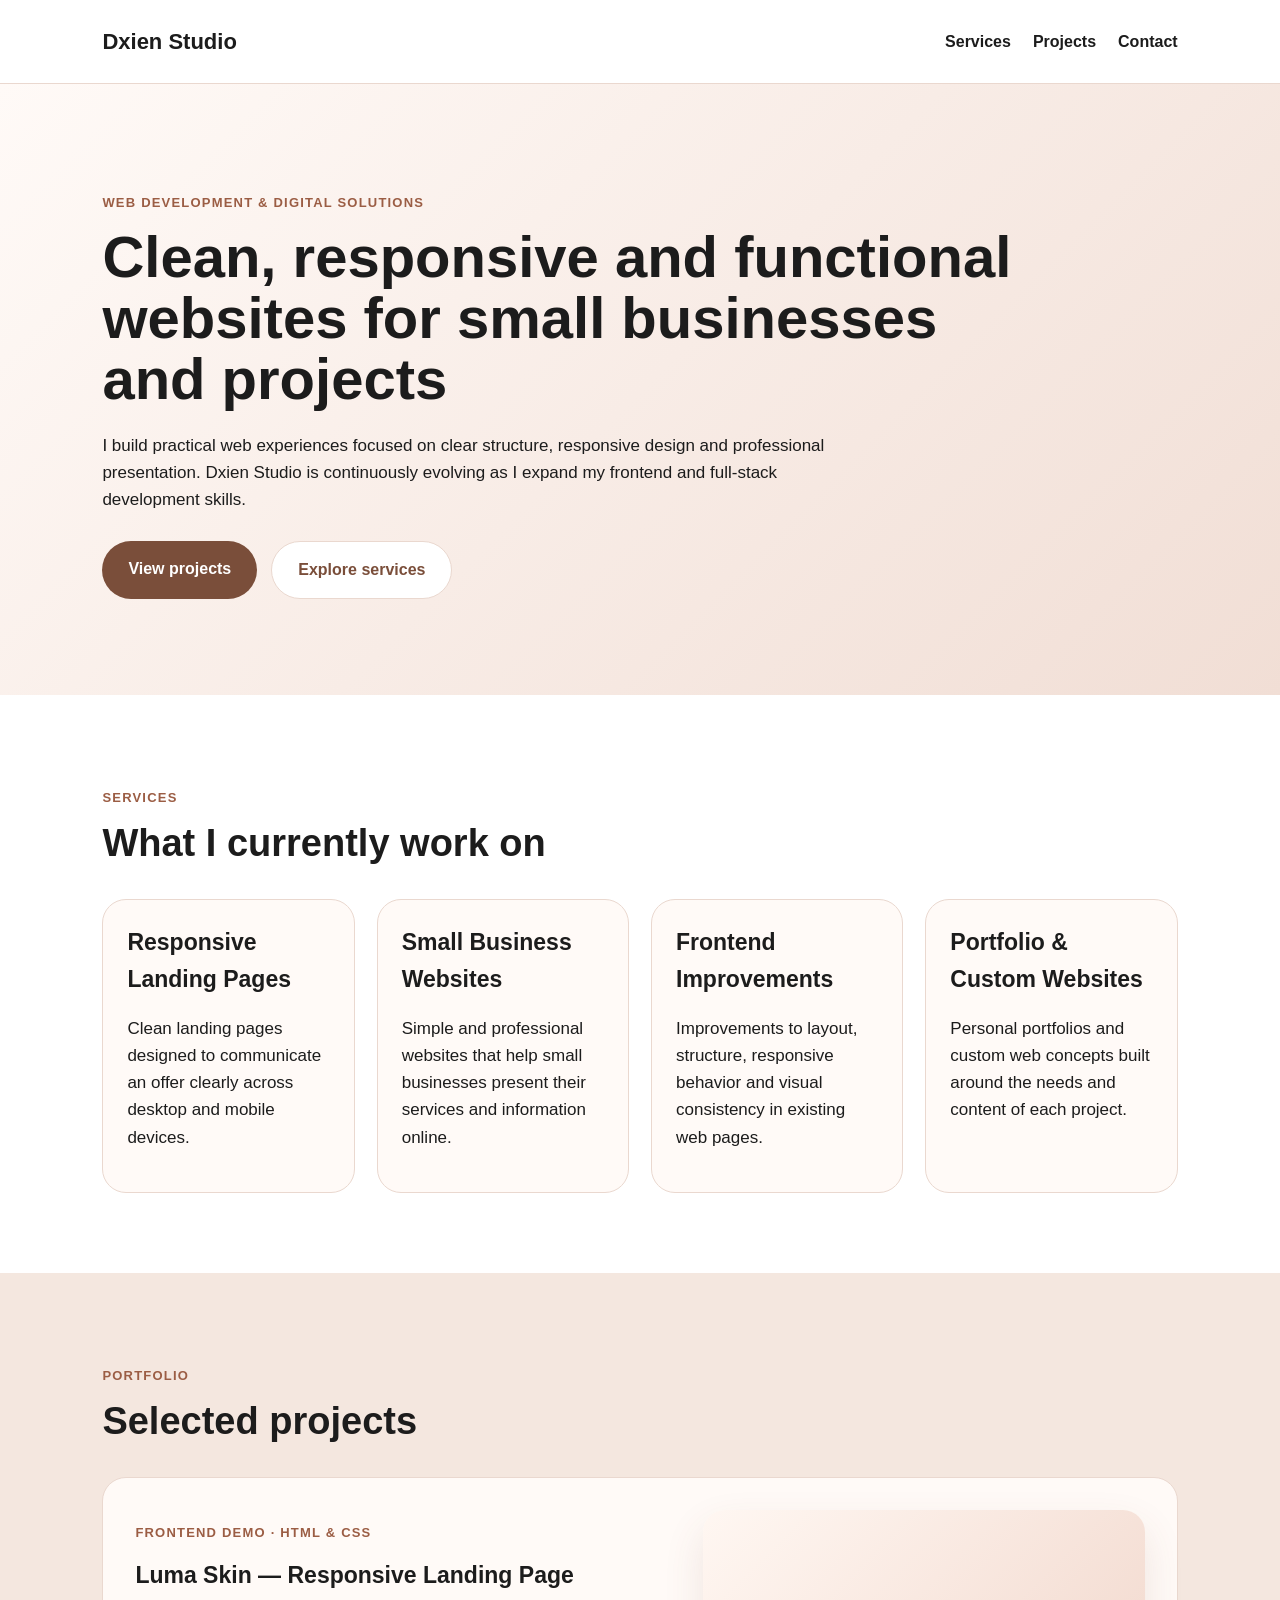
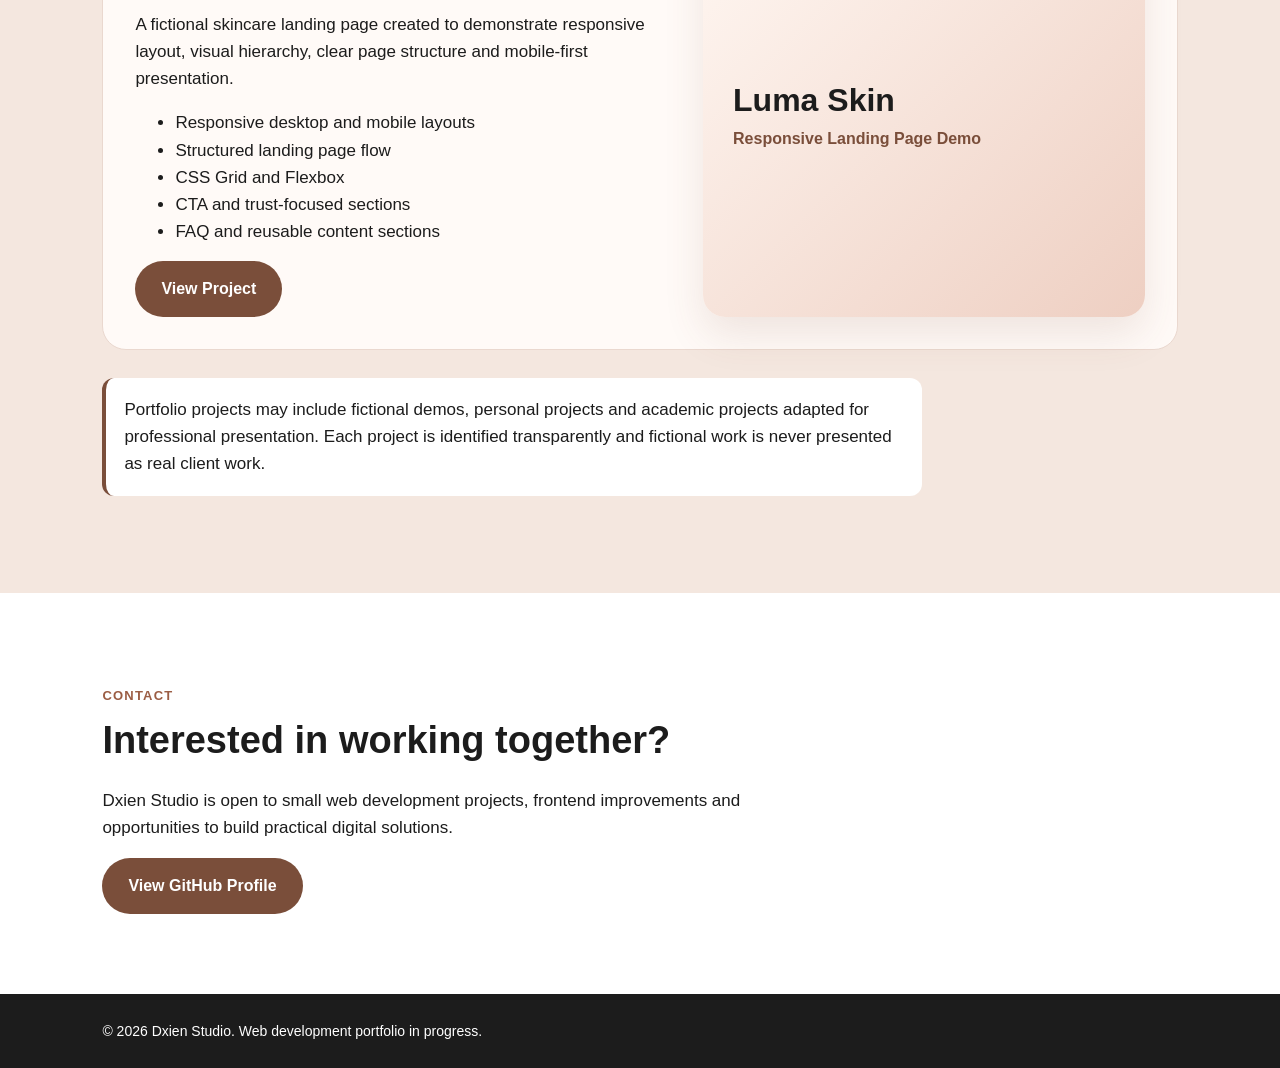
<file: index.html>
<!DOCTYPE html>
<html lang="en">
<head>
  <meta charset="UTF-8">
  <meta name="viewport" content="width=device-width, initial-scale=1.0">
  <title>Dxien Studio - Web Development Portfolio</title>
  <link rel="stylesheet" href="style.css">
</head>
<body>

  <header class="site-header">
    <p class="logo">Dxien Studio</p>

    <nav>
      <a href="#services">Services</a>
      <a href="#projects">Projects</a>
      <a href="#contact">Contact</a>
    </nav>
  </header>

  <main>

    <section class="hero">
      <p class="eyebrow">Web Development & Digital Solutions</p>

      <h1>Clean, responsive and functional websites for small businesses and projects</h1>

      <p class="hero-text">
        I build practical web experiences focused on clear structure,
        responsive design and professional presentation.
        Dxien Studio is continuously evolving as I expand my frontend
        and full-stack development skills.
      </p>

      <div class="hero-actions">
        <a href="#projects" class="primary-button">View projects</a>
        <a href="#services" class="secondary-button">Explore services</a>
      </div>
    </section>

    <section id="services" class="section">
      <p class="section-label">Services</p>
      <h2>What I currently work on</h2>

      <div class="cards-grid">
        <article>
          <h3>Responsive Landing Pages</h3>
          <p>
            Clean landing pages designed to communicate an offer clearly
            across desktop and mobile devices.
          </p>
        </article>

        <article>
          <h3>Small Business Websites</h3>
          <p>
            Simple and professional websites that help small businesses
            present their services and information online.
          </p>
        </article>

        <article>
          <h3>Frontend Improvements</h3>
          <p>
            Improvements to layout, structure, responsive behavior
            and visual consistency in existing web pages.
          </p>
        </article>

        <article>
          <h3>Portfolio & Custom Websites</h3>
          <p>
            Personal portfolios and custom web concepts built around
            the needs and content of each project.
          </p>
        </article>
      </div>
    </section>

    <section id="projects" class="section muted-section">
      <p class="section-label">Portfolio</p>
      <h2>Selected projects</h2>

      <div class="project-card">
        <div>
          <p class="project-tag">Frontend Demo · HTML & CSS</p>
          <h3>Luma Skin — Responsive Landing Page</h3>

          <p>
            A fictional skincare landing page created to demonstrate
            responsive layout, visual hierarchy, clear page structure
            and mobile-first presentation.
          </p>

          <ul>
            <li>Responsive desktop and mobile layouts</li>
            <li>Structured landing page flow</li>
            <li>CSS Grid and Flexbox</li>
            <li>CTA and trust-focused sections</li>
            <li>FAQ and reusable content sections</li>
          </ul>

          <a href="02-proyectos-demo/beauty-landing-demo/index.html" class="primary-button">
            View Project
          </a>
        </div>

        <div class="project-preview">
          <p>Luma Skin</p>
          <span>Responsive Landing Page Demo</span>
        </div>
      </div>

      <p class="portfolio-note">
        Portfolio projects may include fictional demos, personal projects
        and academic projects adapted for professional presentation.
        Each project is identified transparently and fictional work is
        never presented as real client work.
      </p>
    </section>

    <section id="contact" class="contact-section">
      <p class="section-label">Contact</p>
      <h2>Interested in working together?</h2>

      <p>
        Dxien Studio is open to small web development projects,
        frontend improvements and opportunities to build practical
        digital solutions.
      </p>

      <a href="https://github.com/dxieen" class="primary-button">
        View GitHub Profile
      </a>
    </section>

  </main>

  <footer>
    <p>© 2026 Dxien Studio. Web development portfolio in progress.</p>
  </footer>

</body>
</html>
</file>
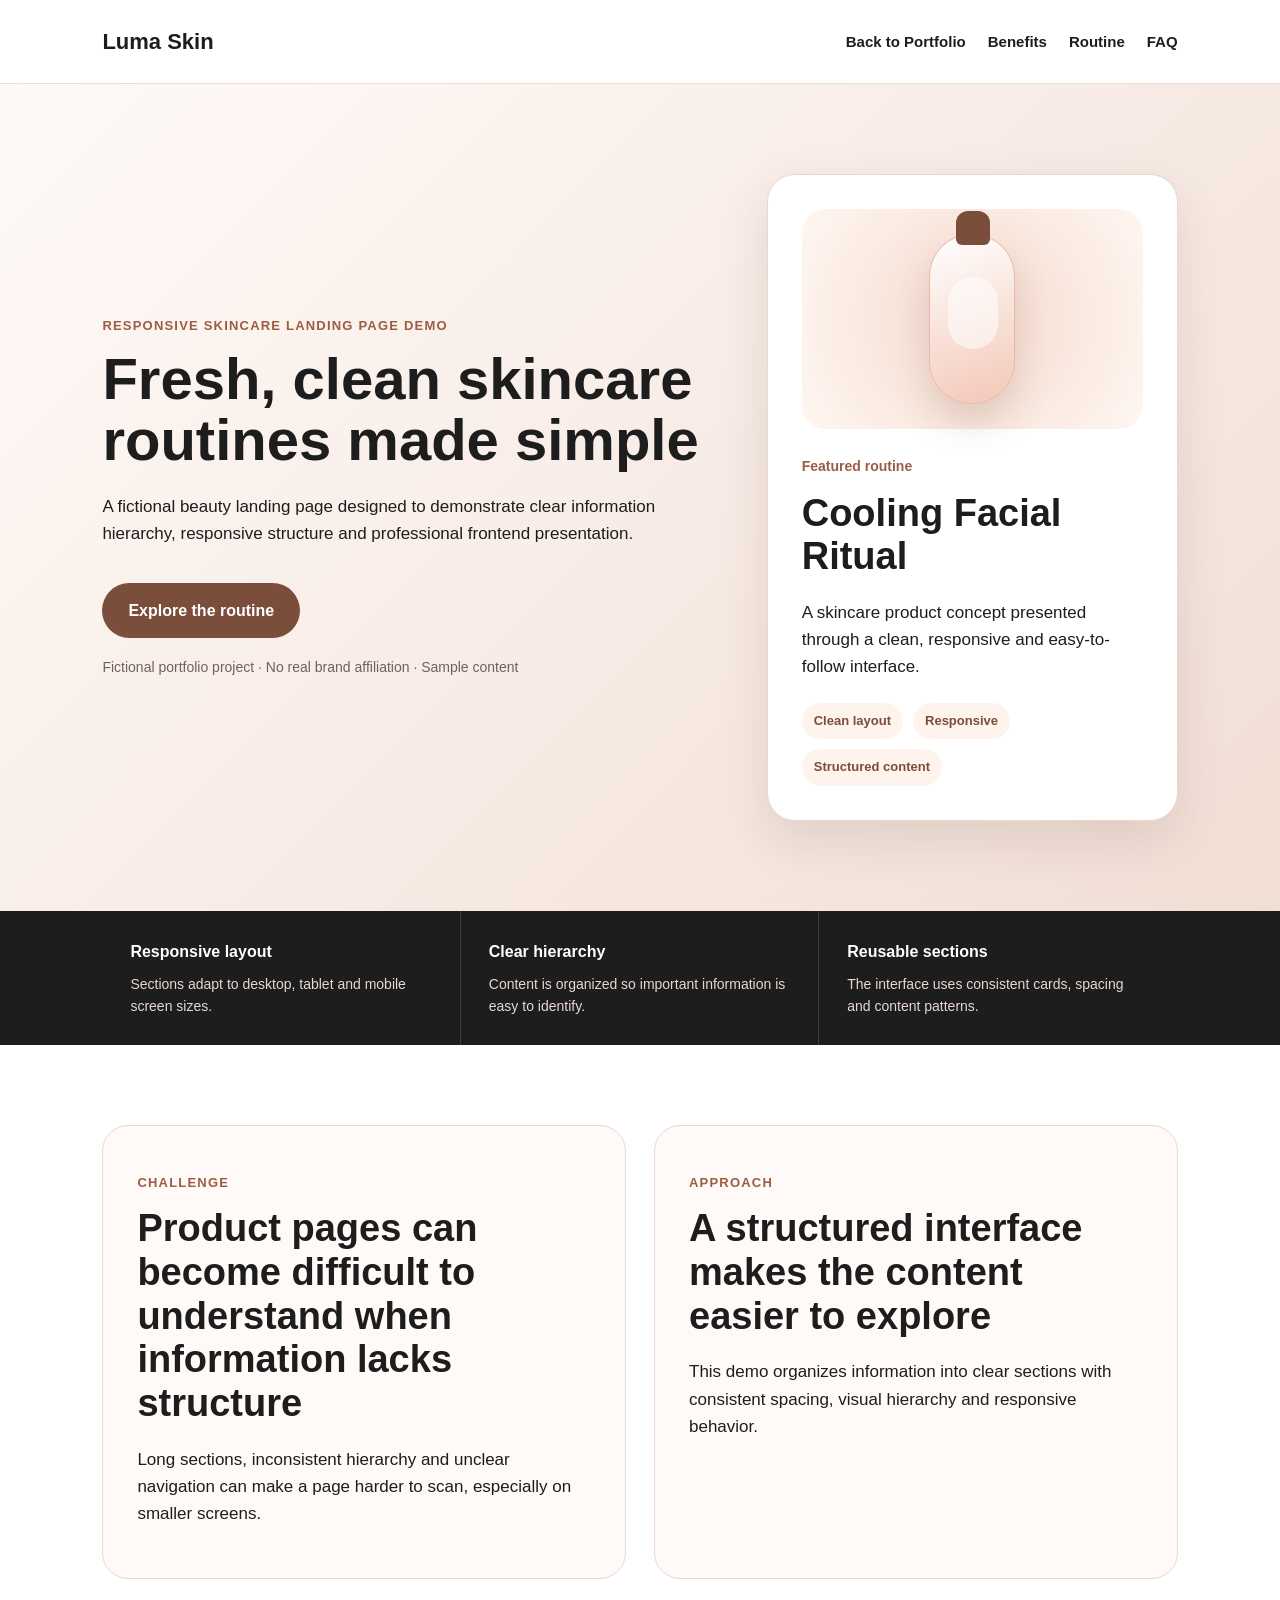
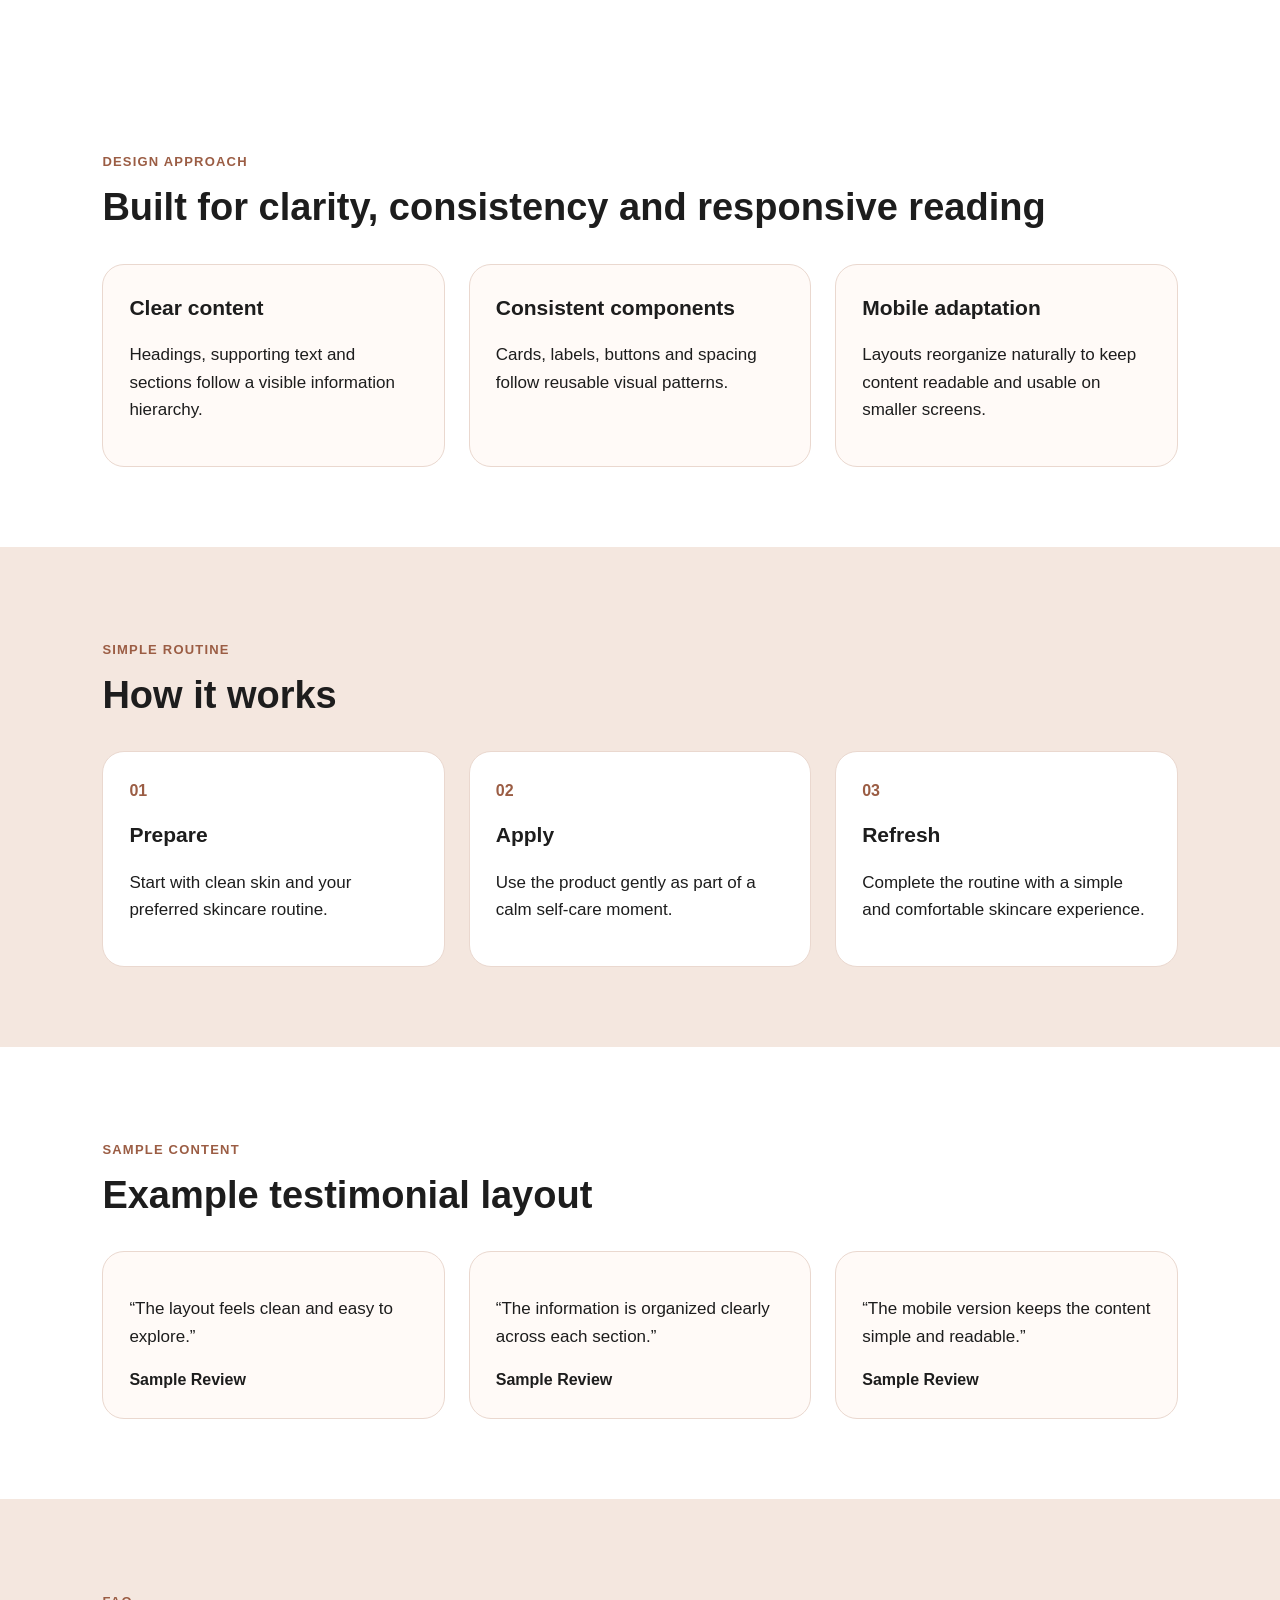
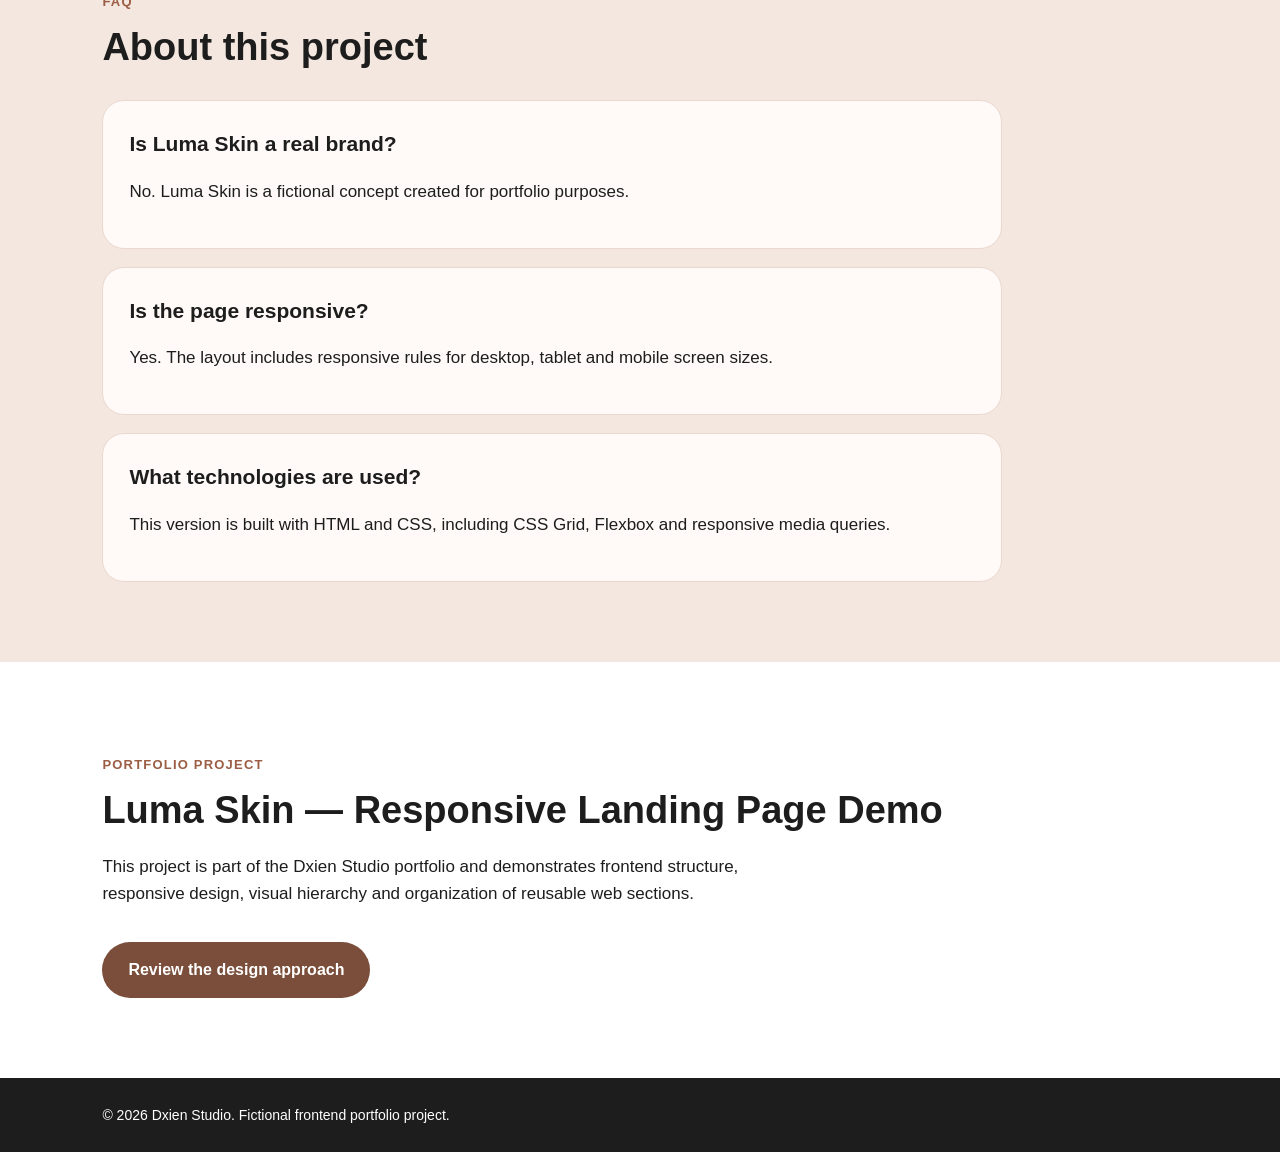
<file: 02-proyectos-demo/beauty-landing-demo/index.html>
<!DOCTYPE html>
<html lang="en">
<head>
  <meta charset="UTF-8">
  <meta name="viewport" content="width=device-width, initial-scale=1.0">
  <title>Luma Skin - Responsive Landing Page Demo</title>
  <link rel="stylesheet" href="style.css">
</head>
<body>

  <header class="site-header">
    <p class="logo">Luma Skin</p>

    <nav class="nav-links" aria-label="Main navigation">
      <a href="../../index.html">Back to Portfolio</a>
      <a href="#benefits">Benefits</a>
      <a href="#how-it-works">Routine</a>
      <a href="#faq">FAQ</a>
    </nav>
  </header>

  <main>

    <section class="hero">
      <div class="hero-content">
        <p class="eyebrow">Responsive skincare landing page demo</p>

        <h1>Fresh, clean skincare routines made simple</h1>

        <p class="hero-text">
          A fictional beauty landing page designed to demonstrate
          clear information hierarchy, responsive structure and
          professional frontend presentation.
        </p>

        <a href="#how-it-works" class="primary-button">
          Explore the routine
        </a>

        <p class="trust-line">
          Fictional portfolio project · No real brand affiliation · Sample content
        </p>
      </div>

      <div class="hero-card">
        <div class="product-mockup">
          <div class="product-bottle">
            <span></span>
          </div>
        </div>

        <p class="card-label">Featured routine</p>

        <h2>Cooling Facial Ritual</h2>

        <p>
          A skincare product concept presented through a clean,
          responsive and easy-to-follow interface.
        </p>

        <div class="mini-benefits">
          <span>Clean layout</span>
          <span>Responsive</span>
          <span>Structured content</span>
        </div>
      </div>
    </section>

    <section class="trust-badges">
      <article>
        <strong>Responsive layout</strong>
        <p>
          Sections adapt to desktop, tablet and mobile screen sizes.
        </p>
      </article>

      <article>
        <strong>Clear hierarchy</strong>
        <p>
          Content is organized so important information is easy to identify.
        </p>
      </article>

      <article>
        <strong>Reusable sections</strong>
        <p>
          The interface uses consistent cards, spacing and content patterns.
        </p>
      </article>
    </section>

    <section class="section problem-solution">
      <div>
        <p class="section-label">Challenge</p>

        <h2>Product pages can become difficult to understand when information lacks structure</h2>

        <p>
          Long sections, inconsistent hierarchy and unclear navigation
          can make a page harder to scan, especially on smaller screens.
        </p>
      </div>

      <div>
        <p class="section-label">Approach</p>

        <h2>A structured interface makes the content easier to explore</h2>

        <p>
          This demo organizes information into clear sections with
          consistent spacing, visual hierarchy and responsive behavior.
        </p>
      </div>
    </section>

    <section id="benefits" class="section">
      <p class="section-label">Design approach</p>

      <h2>Built for clarity, consistency and responsive reading</h2>

      <div class="grid-3">
        <article>
          <h3>Clear content</h3>

          <p>
            Headings, supporting text and sections follow a visible
            information hierarchy.
          </p>
        </article>

        <article>
          <h3>Consistent components</h3>

          <p>
            Cards, labels, buttons and spacing follow reusable visual patterns.
          </p>
        </article>

        <article>
          <h3>Mobile adaptation</h3>

          <p>
            Layouts reorganize naturally to keep content readable
            and usable on smaller screens.
          </p>
        </article>
      </div>
    </section>

    <section id="how-it-works" class="section muted-section">
      <p class="section-label">Simple routine</p>

      <h2>How it works</h2>

      <div class="steps">
        <article>
          <span>01</span>
          <h3>Prepare</h3>
          <p>
            Start with clean skin and your preferred skincare routine.
          </p>
        </article>

        <article>
          <span>02</span>
          <h3>Apply</h3>
          <p>
            Use the product gently as part of a calm self-care moment.
          </p>
        </article>

        <article>
          <span>03</span>
          <h3>Refresh</h3>
          <p>
            Complete the routine with a simple and comfortable skincare experience.
          </p>
        </article>
      </div>
    </section>

    <section class="section">
      <p class="section-label">Sample content</p>

      <h2>Example testimonial layout</h2>

      <div class="grid-3">
        <article>
          <p>
            “The layout feels clean and easy to explore.”
          </p>
          <strong>Sample Review</strong>
        </article>

        <article>
          <p>
            “The information is organized clearly across each section.”
          </p>
          <strong>Sample Review</strong>
        </article>

        <article>
          <p>
            “The mobile version keeps the content simple and readable.”
          </p>
          <strong>Sample Review</strong>
        </article>
      </div>
    </section>

    <section id="faq" class="section muted-section">
      <p class="section-label">FAQ</p>

      <h2>About this project</h2>

      <div class="faq-list">
        <article>
          <h3>Is Luma Skin a real brand?</h3>

          <p>
            No. Luma Skin is a fictional concept created for portfolio purposes.
          </p>
        </article>

        <article>
          <h3>Is the page responsive?</h3>

          <p>
            Yes. The layout includes responsive rules for desktop,
            tablet and mobile screen sizes.
          </p>
        </article>

        <article>
          <h3>What technologies are used?</h3>

          <p>
            This version is built with HTML and CSS, including
            CSS Grid, Flexbox and responsive media queries.
          </p>
        </article>
      </div>
    </section>

    <section id="project-summary" class="contact-section">
      <p class="section-label">Portfolio project</p>

      <h2>Luma Skin — Responsive Landing Page Demo</h2>

      <p>
        This project is part of the Dxien Studio portfolio and demonstrates
        frontend structure, responsive design, visual hierarchy and
        organization of reusable web sections.
      </p>

      <a href="#benefits" class="primary-button">
        Review the design approach
      </a>
    </section>

  </main>

  <footer>
    <p>© 2026 Dxien Studio. Fictional frontend portfolio project.</p>
  </footer>

</body>
</html>
</file>
<file: style.css>
* {
  box-sizing: border-box;
}

body {
  margin: 0;
  font-family: Arial, Helvetica, sans-serif;
  color: #1c1c1c;
  background-color: #fffaf7;
  line-height: 1.6;
}

.site-header {
  display: flex;
  justify-content: space-between;
  align-items: center;
  padding: 24px 8%;
  background-color: #ffffff;
  border-bottom: 1px solid #ead8cf;
}

.logo {
  margin: 0;
  font-size: 22px;
  font-weight: 900;
}

nav {
  display: flex;
  gap: 22px;
}

nav a {
  color: #1c1c1c;
  text-decoration: none;
  font-weight: 700;
}

.hero {
  padding: 96px 8%;
  background: linear-gradient(135deg, #fffaf7, #f1ded5);
}

.eyebrow,
.section-label,
.project-tag {
  color: #9b5d44;
  font-weight: 900;
  text-transform: uppercase;
  letter-spacing: 1.2px;
  font-size: 13px;
}

h1 {
  max-width: 920px;
  margin: 12px 0 22px;
  font-size: 58px;
  line-height: 1.05;
}

h2 {
  margin: 0 0 24px;
  font-size: 38px;
  line-height: 1.15;
}

h3 {
  margin: 0 0 12px;
  font-size: 23px;
}

p,
li {
  font-size: 17px;
}

.hero-text {
  max-width: 760px;
}

.hero-actions {
  display: flex;
  flex-wrap: wrap;
  gap: 14px;
  margin-top: 28px;
}

.primary-button,
.secondary-button {
  display: inline-block;
  padding: 15px 26px;
  border-radius: 999px;
  text-decoration: none;
  font-weight: 900;
}

.primary-button {
  color: #ffffff;
  background-color: #7a4e3a;
}

.secondary-button {
  color: #7a4e3a;
  background-color: #ffffff;
  border: 1px solid #ead8cf;
}

.disclaimer {
  margin-top: 22px;
  color: #6f625c;
  font-size: 14px;
}

.section,
.contact-section {
  padding: 80px 8%;
  background-color: #ffffff;
}

.muted-section {
  background-color: #f4e7df;
}

.cards-grid {
  display: grid;
  grid-template-columns: repeat(4, 1fr);
  gap: 22px;
  margin-top: 34px;
}

article,
.project-card {
  background-color: #fffaf7;
  border: 1px solid #ead8cf;
  border-radius: 24px;
}

article {
  padding: 24px;
}

.project-card {
  display: grid;
  grid-template-columns: 1.1fr 0.9fr;
  gap: 28px;
  padding: 32px;
  margin-top: 34px;
}

.project-preview {
  display: flex;
  flex-direction: column;
  justify-content: center;
  min-height: 280px;
  padding: 30px;
  background: linear-gradient(135deg, #fff7f2, #eecfc2);
  border-radius: 22px;
  box-shadow: 0 18px 40px rgba(122, 78, 58, 0.12);
}

.project-preview p {
  margin: 0;
  font-size: 32px;
  font-weight: 900;
}

.project-preview span {
  color: #7a4e3a;
  font-weight: 800;
}

.portfolio-note {
  max-width: 820px;
  margin-top: 28px;
  padding: 18px;
  background-color: #ffffff;
  border-left: 4px solid #7a4e3a;
  border-radius: 12px;
}

.contact-section p {
  max-width: 720px;
}

footer {
  padding: 26px 8%;
  background-color: #1c1c1c;
  color: #ffffff;
}

footer p {
  margin: 0;
  font-size: 14px;
}

@media (max-width: 1000px) {
  .cards-grid {
    grid-template-columns: repeat(2, 1fr);
  }

  .project-card {
    grid-template-columns: 1fr;
  }

  h1 {
    font-size: 46px;
  }
}

@media (max-width: 600px) {
  .site-header {
    flex-direction: column;
    align-items: flex-start;
    gap: 16px;
    padding: 20px 6%;
  }

  nav {
    flex-wrap: wrap;
    gap: 14px;
  }

  nav a {
    font-size: 14px;
  }

  .hero,
  .section,
  .contact-section {
    padding: 56px 6%;
  }

  h1 {
    font-size: 35px;
  }

  h2 {
    font-size: 29px;
  }

  p,
  li {
    font-size: 16px;
  }

  .cards-grid {
    grid-template-columns: 1fr;
  }

  .primary-button,
  .secondary-button {
    width: 100%;
    text-align: center;
  }

  .project-card {
    padding: 24px;
  }

  .project-preview {
    min-height: 220px;
  }
}
</file>
<file: 02-proyectos-demo/beauty-landing-demo/style.css>
* {
  box-sizing: border-box;
}

body {
  margin: 0;
  font-family: Arial, Helvetica, sans-serif;
  color: #1d1d1d;
  background-color: #fffaf7;
  line-height: 1.6;
}

.site-header {
  display: flex;
  justify-content: space-between;
  align-items: center;
  padding: 24px 8%;
  background-color: #ffffff;
  border-bottom: 1px solid #f0dfd6;
}

.logo {
  margin: 0;
  font-size: 22px;
  font-weight: 800;
}

.nav-links {
  display: flex;
  gap: 22px;
}

.nav-links a {
  color: #1d1d1d;
  text-decoration: none;
  font-weight: 600;
  font-size: 15px;
}

.hero {
  display: grid;
  grid-template-columns: 1.2fr 0.8fr;
  gap: 48px;
  align-items: center;
  padding: 90px 8%;
  background: linear-gradient(135deg, #fffaf7, #f1ded5);
}

.eyebrow,
.section-label {
  color: #9b5d44;
  font-weight: 800;
  text-transform: uppercase;
  letter-spacing: 1.2px;
  font-size: 13px;
}

h1 {
  max-width: 760px;
  margin: 12px 0 22px;
  font-size: 58px;
  line-height: 1.05;
}

h2 {
  margin: 0 0 20px;
  font-size: 38px;
  line-height: 1.15;
}

h3 {
  margin: 0 0 10px;
  font-size: 21px;
}

p {
  font-size: 17px;
}

.hero-text {
  max-width: 650px;
}

.primary-button {
  display: inline-block;
  margin-top: 18px;
  padding: 15px 26px;
  color: #ffffff;
  background-color: #7a4e3a;
  text-decoration: none;
  border-radius: 999px;
  font-weight: 800;
}

.primary-button:hover {
  background-color: #1d1d1d;
}

.trust-line {
  margin-top: 18px;
  font-size: 14px;
  color: #6f625c;
}

.hero-card {
  padding: 34px;
  background-color: #ffffff;
  border: 1px solid #ead8cf;
  border-radius: 28px;
  box-shadow: 0 18px 50px rgba(76, 45, 32, 0.12);
}

.product-mockup {
  display: flex;
  justify-content: center;
  align-items: center;
  min-height: 220px;
  margin-bottom: 26px;
  background: radial-gradient(circle, #f4d9cd, #fff7f2);
  border-radius: 24px;
}

.product-bottle {
  position: relative;
  width: 86px;
  height: 170px;
  background: linear-gradient(160deg, #ffffff, #f3c7b7);
  border: 1px solid #e8b8a8;
  border-radius: 42px;
  box-shadow: 0 20px 35px rgba(122, 78, 58, 0.18);
}

.product-bottle::before {
  content: "";
  position: absolute;
  top: -24px;
  left: 26px;
  width: 34px;
  height: 34px;
  background-color: #7a4e3a;
  border-radius: 12px 12px 6px 6px;
}

.product-bottle span {
  position: absolute;
  top: 42px;
  left: 18px;
  width: 50px;
  height: 72px;
  background-color: rgba(255, 255, 255, 0.55);
  border-radius: 28px;
}

.mini-benefits {
  display: flex;
  flex-wrap: wrap;
  gap: 10px;
  margin-top: 22px;
}

.mini-benefits span {
  padding: 8px 12px;
  background-color: #fff3ed;
  color: #7a4e3a;
  border-radius: 999px;
  font-size: 13px;
  font-weight: 800;
}

.card-label {
  color: #9b5d44;
  font-size: 14px;
  font-weight: 800;
}

.section {
  padding: 80px 8%;
  background-color: #ffffff;
}

.trust-badges {
  display: grid;
  grid-template-columns: repeat(3, 1fr);
  gap: 0;
  padding: 0 8%;
  background-color: #1d1d1d;
  color: #ffffff;
}

.trust-badges article {
  padding: 28px;
  background-color: transparent;
  border: none;
  border-right: 1px solid rgba(255, 255, 255, 0.14);
  border-radius: 0;
}

.trust-badges article:last-child {
  border-right: none;
}

.trust-badges strong {
  display: block;
  margin-bottom: 8px;
  font-size: 16px;
}

.trust-badges p {
  margin: 0;
  color: #e7d8d0;
  font-size: 14px;
}

.problem-solution {
  display: grid;
  grid-template-columns: 1fr 1fr;
  gap: 28px;
}

.problem-solution > div {
  padding: 34px;
  background-color: #fffaf7;
  border: 1px solid #ead8cf;
  border-radius: 26px;
}

.muted-section {
  background-color: #f4e7df;
}

.grid-3,
.steps {
  display: grid;
  grid-template-columns: repeat(3, 1fr);
  gap: 24px;
  margin-top: 34px;
}

article {
  padding: 26px;
  background-color: #fffaf7;
  border: 1px solid #ead8cf;
  border-radius: 22px;
}

.steps article {
  background-color: #ffffff;
}

.steps span {
  display: inline-block;
  margin-bottom: 14px;
  color: #9b5d44;
  font-weight: 900;
}

.faq-list {
  display: grid;
  gap: 18px;
  margin-top: 30px;
  max-width: 900px;
}

.contact-section {
  padding: 80px 8%;
  background-color: #ffffff;
}

.contact-section p {
  max-width: 720px;
}

footer {
  padding: 26px 8%;
  background-color: #1d1d1d;
  color: #ffffff;
}

footer p {
  margin: 0;
  font-size: 14px;
}

@media (max-width: 900px) {
  .hero,
  .grid-3,
  .steps,
  .trust-badges,
  .problem-solution {
    grid-template-columns: 1fr;
  }

  h1 {
    font-size: 44px;
  }

  h2 {
    font-size: 32px;
  }
}

@media (max-width: 600px) {
  .site-header {
    flex-direction: column;
    align-items: flex-start;
    gap: 16px;
    padding: 20px 6%;
  }

  .nav-links {
    flex-wrap: wrap;
    gap: 14px;
  }

  .hero,
  .section,
  .contact-section {
    padding: 56px 6%;
  }

  h1 {
    font-size: 36px;
  }

  h2 {
    font-size: 29px;
  }

  p {
    font-size: 16px;
  }

  .primary-button {
    width: 100%;
    text-align: center;
  }

  .hero-card,
  article {
    padding: 22px;
  }
  
    .trust-badges {
    padding: 0 6%;
  }

  .trust-badges article {
    padding: 24px 0;
    border-right: none;
    border-bottom: 1px solid rgba(255, 255, 255, 0.14);
  }

  .trust-badges article:last-child {
    border-bottom: none;
  }

  .problem-solution > div {
    padding: 24px;
  }

  .product-mockup {
    min-height: 190px;
  }
}
</file>
